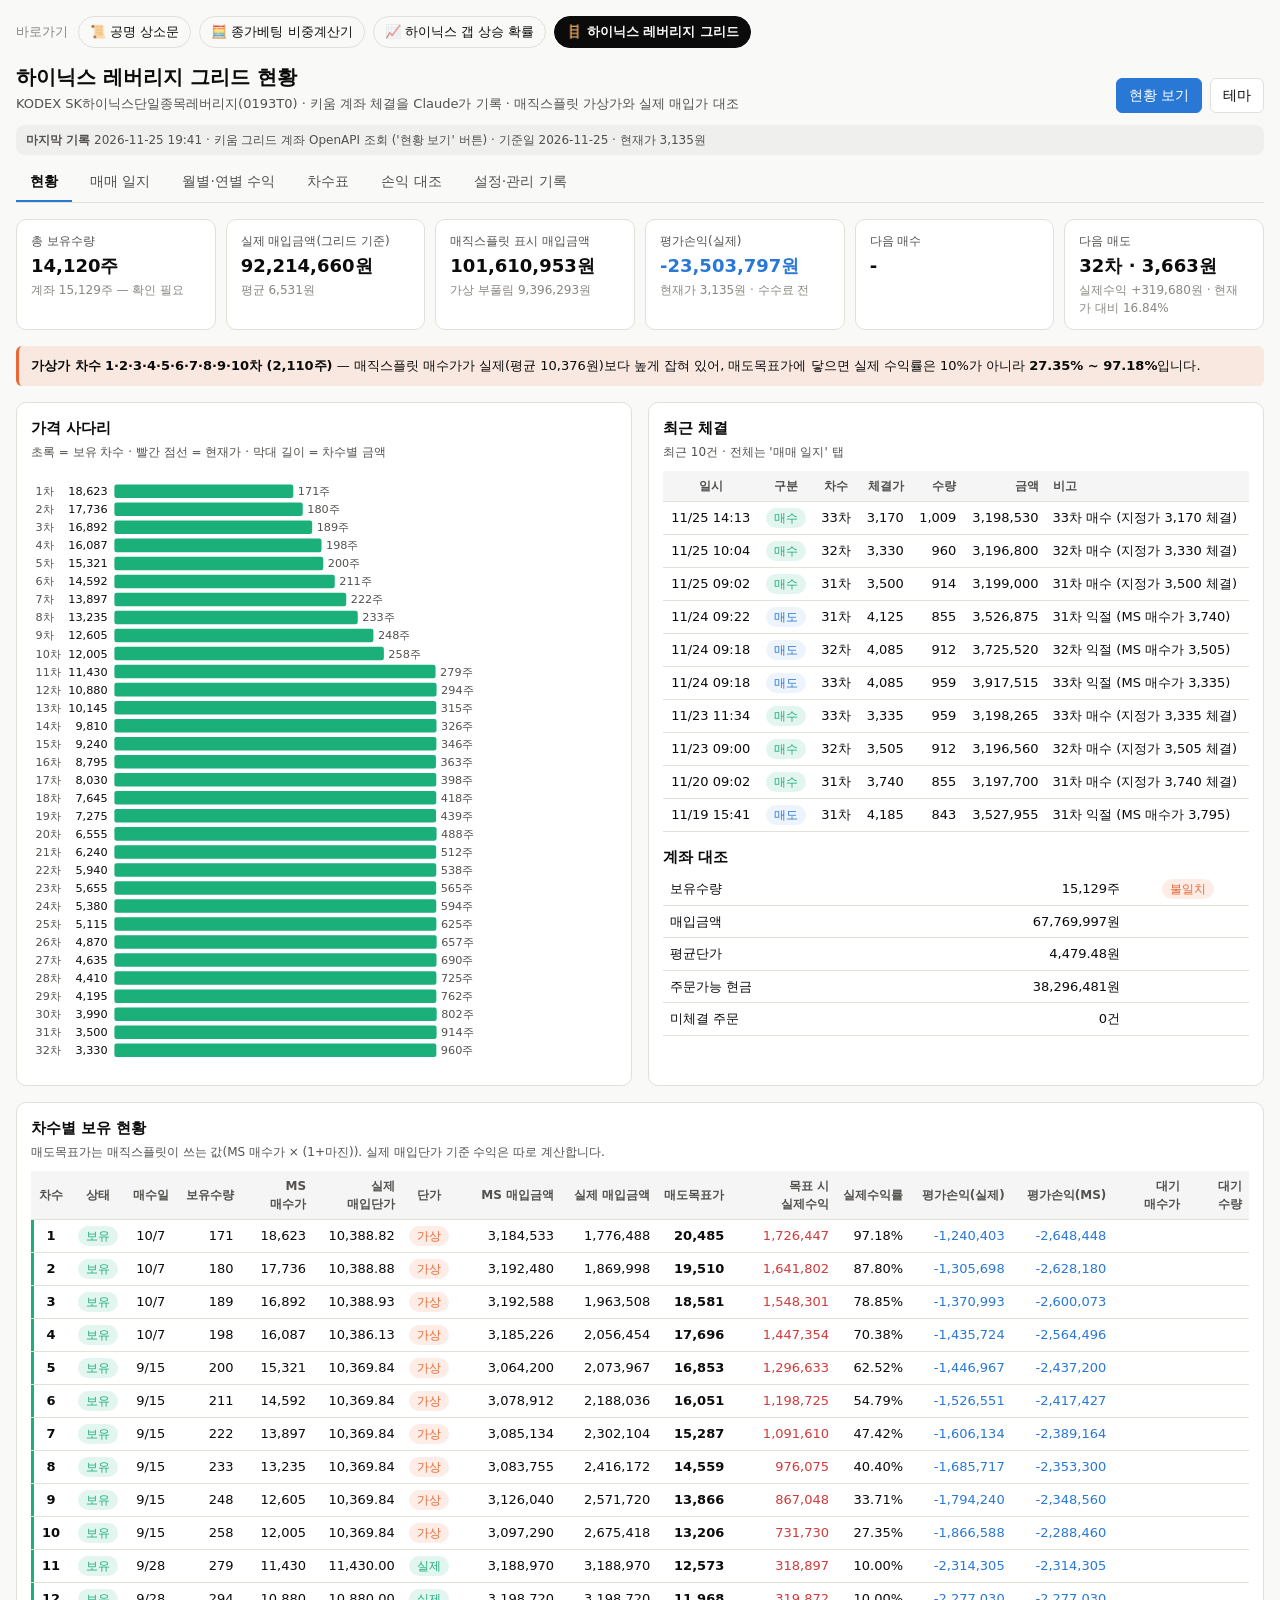
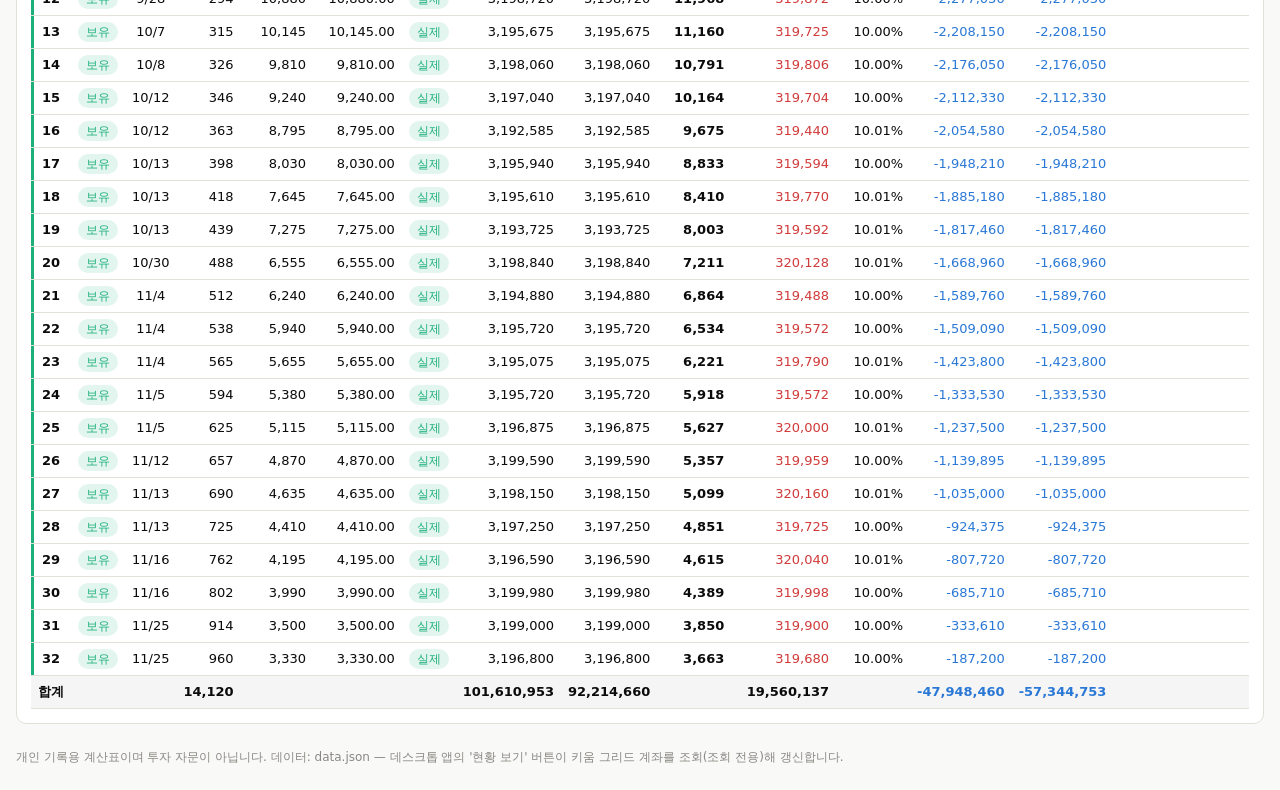
<file: grid/index.html>
<!doctype html>
<html lang="ko">
<head>
<meta charset="utf-8">
<meta name="viewport" content="width=device-width, initial-scale=1">
<title>하이닉스 레버리지 그리드</title>
<style>
:root{
  color-scheme:light;
  --page:#f9f9f7;--surface:#ffffff;--ink:#0b0b0b;--ink-2:#52514e;--muted:#898781;
  --line:#e1e0d9;--wash:rgba(11,11,11,.04);--accent:#2a78d6;
  --up:#d03b3b;--down:#2a78d6;
  --held:#1baf7a;--held-wash:rgba(27,175,122,.12);
  --virt:#eb6834;--virt-wash:rgba(235,104,52,.12);
  --wait-wash:rgba(42,120,214,.08);
  --input:#fff8e1;
}
@media (prefers-color-scheme:dark){:root:not([data-theme="light"]){
  color-scheme:dark;
  --page:#121211;--surface:#1b1b1a;--ink:#f1f0ec;--ink-2:#bdbcb6;--muted:#8d8b85;
  --line:#2e2d2a;--wash:rgba(255,255,255,.05);--accent:#5b9dea;
  --up:#ef6b6b;--down:#5b9dea;--held:#3cc994;--held-wash:rgba(60,201,148,.14);
  --virt:#f08a5d;--virt-wash:rgba(240,138,93,.15);--wait-wash:rgba(91,157,234,.10);--input:#2a2618;
}}
:root[data-theme="dark"]{
  color-scheme:dark;
  --page:#121211;--surface:#1b1b1a;--ink:#f1f0ec;--ink-2:#bdbcb6;--muted:#8d8b85;
  --line:#2e2d2a;--wash:rgba(255,255,255,.05);--accent:#5b9dea;
  --up:#ef6b6b;--down:#5b9dea;--held:#3cc994;--held-wash:rgba(60,201,148,.14);
  --virt:#f08a5d;--virt-wash:rgba(240,138,93,.15);--wait-wash:rgba(91,157,234,.10);--input:#2a2618;
}
*{box-sizing:border-box}
html,body{margin:0}
body{background:var(--page);color:var(--ink);font:14px/1.5 system-ui,-apple-system,"Segoe UI","Malgun Gothic","Apple SD Gothic Neo",sans-serif;}
.wrap{max-width:none;margin:0 auto;padding:16px}
header.top{display:flex;flex-wrap:wrap;gap:12px 20px;align-items:flex-end;justify-content:space-between;margin-bottom:12px}
h1{font-size:20px;margin:0}
.sub{color:var(--ink-2);margin:2px 0 0;font-size:13px}
.price-box{display:flex;gap:8px;align-items:center;flex-wrap:wrap}
.price-box label{font-size:12px;color:var(--ink-2)}
input,select,button{font:inherit;color:inherit}
input[type=number],input[type=date],input[type=text]{background:var(--input);border:1px solid var(--line);border-radius:6px;padding:5px 8px;width:110px}
input.wide{width:150px}
.btn{background:var(--surface);border:1px solid var(--line);border-radius:6px;padding:6px 12px;cursor:pointer}
.btn:hover{background:var(--wash)}
.btn.primary{background:var(--accent);border-color:var(--accent);color:#fff}
.btn.sm{padding:3px 8px;font-size:12px}
nav.tabs{display:flex;gap:4px;border-bottom:1px solid var(--line);margin:8px 0 16px;overflow-x:auto}
nav.tabs button{background:none;border:0;border-bottom:2px solid transparent;padding:8px 14px;cursor:pointer;color:var(--ink-2);white-space:nowrap}
nav.tabs button.on{color:var(--ink);border-bottom-color:var(--accent);font-weight:600}
.tab{display:none}.tab.on{display:block}
.kpis{display:grid;grid-template-columns:repeat(auto-fit,minmax(170px,1fr));gap:10px;margin-bottom:16px}
.kpi{background:var(--surface);border:1px solid var(--line);border-radius:10px;padding:12px 14px}
.kpi .k{font-size:12px;color:var(--ink-2)}
.kpi .v{font-size:18px;font-weight:700;margin-top:2px;font-variant-numeric:tabular-nums}
.kpi .n{font-size:12px;color:var(--muted);margin-top:2px}
.card{background:var(--surface);border:1px solid var(--line);border-radius:10px;padding:14px;margin-bottom:16px}
.card h2{font-size:15px;margin:0 0 4px}
.card .desc{font-size:12px;color:var(--ink-2);margin:0 0 10px}
.tscroll{overflow-x:auto;-webkit-overflow-scrolling:touch}
table{border-collapse:collapse;width:100%;font-variant-numeric:tabular-nums;font-size:13px}
th,td{padding:6px 7px;border-bottom:1px solid var(--line);text-align:right;white-space:nowrap}
th{white-space:normal;word-break:keep-all;font-size:12px;color:var(--ink-2);font-weight:600;background:var(--wash);position:sticky;top:0}
td.c,th.c{text-align:center}td.l,th.l{text-align:left}
tr.tot td{font-weight:700;background:var(--wash)}
tr.held td:first-child{box-shadow:inset 3px 0 0 var(--held)}
tr.cur td{border-top:2px solid var(--ink)}
.pos{color:var(--up)}.neg{color:var(--down)}
.tag{display:inline-block;padding:1px 8px;border-radius:999px;font-size:12px}
.tag.held{background:var(--held-wash);color:var(--held)}
.tag.wait{background:var(--wait-wash);color:var(--accent)}
.tag.miss{background:var(--virt-wash);color:var(--virt)}
.tag.virt{background:var(--virt-wash);color:var(--virt)}
.tag.real{background:var(--held-wash);color:var(--held)}
td input[type=number]{width:104px;padding:3px 6px;text-align:right}
td input[type=date]{width:130px;padding:3px 6px}
.note{font-size:12px;color:var(--ink-2);margin:6px 0 0}
.grid2{display:grid;grid-template-columns:minmax(0,1fr) minmax(0,1fr);gap:16px}
@media (max-width:820px){.grid2{grid-template-columns:minmax(0,1fr)}}
.ladder svg{width:100%;height:auto;display:block}
.form-row{display:flex;flex-wrap:wrap;gap:10px;align-items:flex-end;margin-bottom:8px}
.form-row label{display:flex;flex-direction:column;font-size:12px;color:var(--ink-2);gap:3px}
.set-table td:first-child{text-align:left;font-weight:600}
.set-table td:nth-child(3){text-align:left;color:var(--ink-2);white-space:normal;font-size:12px;min-width:240px}
.toast{position:fixed;left:50%;bottom:20px;transform:translateX(-50%);background:var(--ink);color:var(--page);padding:8px 14px;border-radius:8px;font-size:13px;opacity:0;transition:opacity .2s;pointer-events:none}
.toast.on{opacity:.92}
.callout{border-left:3px solid var(--virt);background:var(--virt-wash);padding:10px 12px;border-radius:6px;font-size:13px;margin-bottom:16px}
.updated{font-size:12px;color:var(--ink-2);background:var(--wash);border-radius:8px;padding:6px 10px;margin:4px 0 0}
td.l{white-space:normal;min-width:150px}
footer{color:var(--muted);font-size:12px;margin:24px 0 8px}
/* 내 앱 바로가기 */
.app-links{display:flex;flex-wrap:wrap;align-items:center;gap:6px 8px;margin:0 0 14px;font-family:inherit;font-size:13px}
.app-links-label{color:var(--muted);margin-right:2px}
.app-link{display:inline-flex;align-items:center;gap:4px;padding:5px 11px;border-radius:999px;border:1px solid var(--line);color:var(--ink);text-decoration:none;white-space:nowrap}
a.app-link:hover{background:var(--wash)}
.app-link.here{background:var(--ink);color:var(--page);border-color:var(--ink);font-weight:600}
</style>
</head>
<body>
<div class="wrap">
<nav class="app-links" aria-label="내 앱 바로가기">
  <span class="app-links-label">바로가기</span>
  <a class="app-link" href="https://claude.ai/artifact/QW9Bi8PgGLLn4RM3eYu8vA" target="_blank" rel="noopener">📜 공명 상소문</a>
  <a class="app-link" href="https://claude.ai/artifact/SZPM4kbPz1JbxuxyVkTU2T" target="_blank" rel="noopener">🧮 종가베팅 비중계산기</a>
  <a class="app-link" href="https://gilstory.github.io/hynix/">📈 하이닉스 갭 상승 확률</a>
  <span class="app-link here" aria-current="page">🪜 하이닉스 레버리지 그리드</span>
</nav>
<header class="top">
  <div>
    <h1>하이닉스 레버리지 그리드 현황</h1>
    <p class="sub">KODEX SK하이닉스단일종목레버리지(0193T0) · 키움 계좌 체결을 Claude가 기록 · 매직스플릿 가상가와 실제 매입가 대조</p>
  </div>
  <div class="price-box">
    <button class="btn primary" id="btnLoad">현황 보기</button>
    <button class="btn" id="themeBtn" title="밝게/어둡게">테마</button>
  </div>
</header>
<div class="updated" id="updated"></div>

<nav class="tabs" id="tabs">
  <button data-t="status" class="on">현황</button>
  <button data-t="journal">매매 일지</button>
  <button data-t="profit">월별·연별 수익</button>
  <button data-t="ladder">차수표</button>
  <button data-t="pnl">손익 대조</button>
  <button data-t="info">설정·관리 기록</button>
</nav>

<!-- 현황 -->
<section class="tab on" id="t-status">
  <div class="kpis" id="kpis"></div>
  <div class="callout" id="callout"></div>
  <div class="grid2">
    <div class="card ladder">
      <h2>가격 사다리</h2>
      <p class="desc">초록 = 보유 차수 · 빨간 점선 = 현재가 · 막대 길이 = 차수별 금액</p>
      <div class="tscroll"><div id="ladderSvg" style="min-width:420px"></div></div>
    </div>
    <div class="card">
      <h2>최근 체결</h2>
      <p class="desc">최근 10건 · 전체는 '매매 일지' 탭</p>
      <div class="tscroll"><table id="recentTbl"></table></div>
      <h2 style="margin-top:14px">계좌 대조</h2>
      <div class="tscroll"><table id="checkTbl"></table></div>
    </div>
  </div>
  <div class="card">
    <h2>차수별 보유 현황</h2>
    <p class="desc">매도목표가는 매직스플릿이 쓰는 값(MS 매수가 × (1+마진)). 실제 매입단가 기준 수익은 따로 계산합니다.</p>
    <div class="tscroll"><table id="holdTbl"></table></div>
  </div>
</section>

<!-- 매매 일지 -->
<section class="tab" id="t-journal">
  <div class="kpis" id="tradeKpis"></div>
  <div class="card">
    <h2>전체 체결 내역</h2>
    <p class="desc">9/8 이후는 키움 주문 단위 체결가, 실현손익·수수료는 키움 실현손익 API(이동평균 단가, 매수·매도 수수료 차감). 8/25~9/7 매수는 HTS 평균가.</p>
    <div class="tscroll"><table id="tradeTbl"></table></div>
  </div>
</section>

<!-- 월별·연별 수익 -->
<section class="tab" id="t-profit">
  <div class="kpis" id="profitKpis"></div>
  <div class="card">
    <h2>월별 실현손익</h2>
    <p class="desc">매도로 확정된 손익 — 차수 기준 (매도가 − 그 차수 실제 매입단가) × 수량 − 수수료. 차수 기록이 없는 9/14 이전 매도는 키움 실현손익 · 막대에 마우스를 올리면 자세히 · 빨강 = 이익, 파랑 = 손실</p>
    <div class="tscroll"><div id="monthChart"></div></div>
  </div>
  <div class="grid2">
    <div class="card">
      <h2>월별 내역</h2>
      <div class="tscroll"><table id="monthTbl"></table></div>
    </div>
    <div class="card">
      <h2>연별 내역</h2>
      <div class="tscroll"><table id="yearTbl"></table></div>
      <p class="note" id="yearNote"></p>
    </div>
  </div>
</section>

<!-- 차수표 -->
<section class="tab" id="t-ladder">
  <div class="card">
    <h2>그리드 차수표</h2>
    <p class="desc" id="ladderDesc"></p>
    <div class="tscroll"><table id="gridTbl"></table></div>
  </div>
</section>

<!-- 손익 대조 -->
<section class="tab" id="t-pnl">
  <div class="kpis" id="pnlKpis"></div>
  <div class="card">
    <h2>사이클 매도 손익 — 매직스플릿 표시 vs 실제</h2>
    <p class="desc">그리드 기준 실제손익 = (매도가 − 실제 매입단가) × 수량 − 수수료. 키움 실현손익은 이동평균 단가 기준이라 차수별로는 다를 수 있지만 총손익은 같습니다.</p>
    <div class="tscroll"><table id="pnlTbl"></table></div>
  </div>
</section>

<!-- 설정·관리 -->
<section class="tab" id="t-info">
  <div class="card">
    <h2>설정값</h2>
    <p class="desc">이 값은 Claude가 관리합니다. 바꾸고 싶으시면 대화로 말씀해 주세요.</p>
    <div class="tscroll"><table class="set-table" id="setTbl"></table></div>
  </div>
  <div class="card">
    <h2>관리 기록</h2>
    <div class="tscroll"><table id="logTbl"></table></div>
  </div>
</section>

<footer>개인 기록용 계산표이며 투자 자문이 아닙니다. 데이터: data.json — 데스크톱 앱의 '현황 보기' 버튼이 키움 그리드 계좌를 조회(조회 전용)해 갱신합니다.</footer>
</div>
<div class="toast" id="toast"></div>

<script>
'use strict';
const KEY='grid-0193T0-ui';
let S=null;
const $=id=>document.getElementById(id);
const f0=x=>(x===null||x===undefined||x===''||isNaN(x))?'':Math.round(x).toLocaleString('ko-KR');
const f2=x=>(x===null||x===undefined||isNaN(x))?'':x.toLocaleString('ko-KR',{minimumFractionDigits:2,maximumFractionDigits:2});
const pct=x=>(x===null||x===undefined||isNaN(x)||!isFinite(x))?'':(x*100).toFixed(2)+'%';
const sgn=x=>x>0?'pos':(x<0?'neg':'');
const sf0=x=>(x>0?'+':'')+f0(x);
const md=d=>{const[,m,dd]=d.split('-');return (+m)+'/'+(+dd);};
const tierTxt=t=>!t?'-':(t.length===2&&t[1]-t[0]>1?`${t[0]}~${t[1]}차`:t.map(x=>x+'차').join('·'));
function toast(m){const t=$('toast');t.textContent=m;t.classList.add('on');clearTimeout(toast._t);toast._t=setTimeout(()=>t.classList.remove('on'),m.length>40?5000:1800);}

/* ---------- 계산 ---------- */
const poolPrice=()=>S.cfg.poolCost/S.cfg.poolQty;
const realOf=h=>h.real==='pool'?poolPrice():Number(h.real);
/* 매도 손익(차수 기준): sells 기록이 있으면 (매도가 − 차수 실제 매입단가) × 수량 − 수수료, 없으면(사이클 이전) 키움 손익 */
function sellPL(t){const r=S.sells.find(r=>r[0]===t.date&&r[2]===t.qty&&r[3]===t.price);
  if(!r)return t.pl||0;const real=r[6]==='pool'?poolPrice():Number(r[6]);return (r[3]-real)*r[2]-(r[7]||0);}
function tierPrice(n){const c=S.cfg;return Math.round(c.anchorPrice*Math.pow(1+c.step,c.anchorTier-n));}
/* 매직스플릿 실제 규칙: 보유 차수는 실제 매수가, 그 아래 차수는 직전 차수 매수가 ÷ (1+간격) 연쇄 */
function effPrice(n){const H=S.hold,h=H[n];if(h&&h.qty>0)return h.ms;
  const ks=Object.keys(H).map(Number).filter(k=>k<n&&H[k].qty>0);
  if(ks.length){const m=Math.max(...ks);return Math.round(H[m].ms/Math.pow(1+S.cfg.step,n-m));}
  return tierPrice(n);}
function tierQty(p){const c=S.cfg;return Math.floor(c.amount/p/c.unit)*c.unit;}
function grid(){const out=[];let cq=0,ca=0;
  for(let n=1;n<=S.cfg.tiers;n++){const b=effPrice(n),s=Math.round(b*(1+S.cfg.margin)),q=tierQty(b);cq+=q;ca+=b*q;out.push({n,b,s,q,amt:b*q,cq,ca,prof:(s-b)*q,vs:b/S.price-1});}
  return out;}
function holdings(){return grid().map(r=>{const h=S.hold[r.n];
  if(h&&h.qty>0){const real=realOf(h),tgt=Math.round(h.ms*(1+S.cfg.margin));
    return {n:r.n,h,qty:h.qty,ms:h.ms,real,virt:Math.abs(h.ms-real)>=1,msAmt:h.qty*h.ms,realAmt:h.qty*real,tgt,tgtProfit:(tgt-real)*h.qty,tgtRate:tgt/real-1,evReal:(S.price-real)*h.qty,evMs:(S.price-h.ms)*h.qty,date:h.date};}
  return {n:r.n,st:r.b>=S.price?'미보유(현재가 위)':'매수대기',waitP:r.b,waitQ:r.q,qty:0};});}
function summary(){const H=holdings(),held=H.filter(x=>x.qty>0);
  const sum=k=>held.reduce((a,x)=>a+x[k],0);
  let ns=null;held.forEach(x=>{if(!ns||x.tgt<ns.tgt)ns=x;});
  return {H,held,qty:sum('qty'),ms:sum('msAmt'),real:sum('realAmt'),evReal:sum('evReal'),nb:H.find(x=>x.st==='매수대기'),ns,mkt:sum('qty')*S.price};}

/* ---------- 렌더 ---------- */
const kpi=(k,v,n,cls)=>`<div class="kpi"><div class="k">${k}</div><div class="v ${cls||''}">${v}</div>${n?`<div class="n">${n}</div>`:''}</div>`;
function tradeRow(t,run){
  const tag=t.side==='buy'?'<span class="tag held">매수</span>':'<span class="tag wait">매도</span>';
  return `<td class="c">${md(t.date)}${t.time?' '+t.time:''}</td><td class="c">${tag}</td><td class="c">${tierTxt(t.tier)}</td><td>${f0(t.price)}</td><td>${f0(t.qty)}</td><td>${f0(t.price*t.qty)}</td>`+
    (run===undefined?'':`<td>${f0(t.fee)}</td><td class="${sgn(t.pl)}">${t.pl===null||t.pl===undefined?'':f0(t.pl)}</td><td class="c">${t.route||''}</td><td>${f0(run)}</td>`)+`<td class="l">${t.note||''}</td>`;
}
function renderStatus(){
  const s=summary(),a=S.account||{};
  const pl=a.cost?s.mkt-a.cost:s.evReal;
  $('kpis').innerHTML=
    kpi('총 보유수량',f0(s.qty)+'주',a.estimated?'체결 보고 기준 · 키움 대조 대기':(a.qty===s.qty?'키움 계좌와 일치':'계좌 '+f0(a.qty)+'주 — 확인 필요'))+
    kpi('실제 매입금액(그리드 기준)',f0(s.real)+'원','평균 '+f0(s.qty?s.real/s.qty:0)+'원')+
    kpi('매직스플릿 표시 매입금액',f0(s.ms)+'원','가상 부풀림 '+f0(s.ms-s.real)+'원')+
    kpi('평가손익(실제)',sf0(pl)+'원','현재가 '+f0(S.price)+'원 · 수수료 전',sgn(pl))+
    kpi('다음 매수',s.nb?`${s.nb.n}차 · ${f0(s.nb.waitP)}원`:'-',s.nb?`${f0(s.nb.waitQ)}주 · 현재가 대비 ${pct(s.nb.waitP/S.price-1)}`:'')+
    kpi('다음 매도',s.ns?`${s.ns.n}차 · ${f0(s.ns.tgt)}원`:'-',s.ns?`실제수익 ${sf0(s.ns.tgtProfit)}원 · 현재가 대비 ${pct(s.ns.tgt/S.price-1)}`:'');
  const v=s.held.filter(x=>x.virt);
  if(v.length){const vq=v.reduce((a,x)=>a+x.qty,0),lo=Math.min(...v.map(x=>x.tgtRate)),hi=Math.max(...v.map(x=>x.tgtRate));
    $('callout').style.display='';
    $('callout').innerHTML=`<b>가상가 차수 ${v.map(x=>x.n).join('·')}차 (${f0(vq)}주)</b> — 매직스플릿 매수가가 실제(평균 ${f0(v.reduce((a,x)=>a+x.realAmt,0)/vq)}원)보다 높게 잡혀 있어, 매도목표가에 닿으면 실제 수익률은 ${(S.cfg.margin*100).toFixed(0)}%가 아니라 <b>${pct(lo)} ~ ${pct(hi)}</b>입니다.`;
  } else $('callout').style.display='none';
  // 최근 체결
  const rec=S.trades.slice(-10).reverse();
  $('recentTbl').innerHTML=`<thead><tr><th class="c">일시</th><th class="c">구분</th><th class="c">차수</th><th>체결가</th><th>수량</th><th>금액</th><th class="l">비고</th></tr></thead><tbody>`+rec.map(t=>`<tr>${tradeRow(t)}</tr>`).join('')+'</tbody>';
  // 계좌 대조
  const chk=[['보유수량',a.qty,s.qty,'주'],['매입금액',a.cost,null,'원'],['평균단가',a.avg,null,'원'],['주문가능 현금',a.cash,null,'원'],['미체결 주문',a.openOrders,null,'건']];
  $('checkTbl').innerHTML='<tbody>'+chk.map(([k,av,mv,u])=>`<tr><td class="l">${k}</td><td>${u==='원'&&k==='평균단가'?f2(av):f0(av)}${u}</td><td class="c">${a.estimated?'<span class="tag wait">추정</span>':(mv===null?'':(av===mv?'<span class="tag real">일치</span>':'<span class="tag miss">불일치</span>'))}</td></tr>`).join('')+'</tbody>';
  // 보유 표
  let t=`<thead><tr><th class="c">차수</th><th class="c">상태</th><th class="c">매수일</th><th>보유수량</th><th>MS 매수가</th><th>실제 매입단가</th><th class="c">단가</th><th>MS 매입금액</th><th>실제 매입금액</th><th>매도목표가</th><th>목표 시 실제수익</th><th>실제수익률</th><th>평가손익(실제)</th><th>평가손익(MS)</th><th>대기 매수가</th><th>대기 수량</th></tr></thead><tbody>`;
  let cur=false;
  s.H.forEach(x=>{let cls=x.qty>0?'held':'';if(!cur&&effPrice(x.n)<S.price){cls+=' cur';cur=true;}
    if(x.qty>0)t+=`<tr class="${cls}"><td class="c"><b>${x.n}</b></td><td class="c"><span class="tag held">보유</span></td><td class="c">${x.date?md(x.date):''}</td><td>${f0(x.qty)}</td><td>${f0(x.ms)}</td><td>${f2(x.real)}</td><td class="c"><span class="tag ${x.virt?'virt':'real'}">${x.virt?'가상':'실제'}</span></td><td>${f0(x.msAmt)}</td><td>${f0(x.realAmt)}</td><td><b>${f0(x.tgt)}</b></td><td class="${sgn(x.tgtProfit)}">${f0(x.tgtProfit)}</td><td>${pct(x.tgtRate)}</td><td class="${sgn(x.evReal)}">${f0(x.evReal)}</td><td class="${sgn(x.evMs)}">${f0(x.evMs)}</td><td></td><td></td></tr>`;
    else t+=`<tr class="${cls}"><td class="c"><b>${x.n}</b></td><td class="c"><span class="tag ${x.st==='매수대기'?'wait':'miss'}">${x.st}</span></td>${'<td></td>'.repeat(12)}<td>${f0(x.waitP)}</td><td>${f0(x.waitQ)}</td></tr>`;});
  const tp=s.held.reduce((a,x)=>a+x.tgtProfit,0),em=s.held.reduce((a,x)=>a+x.evMs,0);
  t+=`<tr class="tot"><td class="c">합계</td><td></td><td></td><td>${f0(s.qty)}</td><td></td><td></td><td></td><td>${f0(s.ms)}</td><td>${f0(s.real)}</td><td></td><td>${f0(tp)}</td><td></td><td class="${sgn(s.evReal)}">${f0(s.evReal)}</td><td class="${sgn(em)}">${f0(em)}</td><td></td><td></td></tr></tbody>`;
  $('holdTbl').innerHTML=t;
  renderLadder(s);
}
function renderLadder(s){
  const g=grid(),W=520,rowH=16,top=10,H=top*2+g.length*rowH,L=74,R=W-10;
  const maxAmt=Math.max(...g.map(r=>r.amt),...s.held.map(x=>x.realAmt));
  const css=n=>getComputedStyle(document.documentElement).getPropertyValue(n).trim();
  let svg=`<svg viewBox="0 0 ${W} ${H}" role="img" aria-label="차수별 가격 사다리">`,curY=null;
  g.forEach((r,i)=>{const y=top+i*rowH,hx=s.H[i],held=hx.qty>0,amt=held?hx.realAmt:r.amt,w=(R-L-150)*amt/maxAmt;
    svg+=`<text x="4" y="${y+rowH*.72}" font-size="10" fill="${css('--ink-2')}">${r.n}차</text><text x="${L-6}" y="${y+rowH*.72}" font-size="10" text-anchor="end" fill="${css('--ink')}">${f0(r.b)}</text><rect x="${L}" y="${y+2}" width="${Math.max(w,1)}" height="${rowH-4}" rx="2" fill="${held?css('--held'):css('--line')}"/>`;
    if(held)svg+=`<text x="${L+w+4}" y="${y+rowH*.72}" font-size="10" fill="${css('--ink-2')}">${f0(hx.qty)}주</text>`;
    if(curY===null&&r.b<S.price)curY=y;});
  if(curY!==null)svg+=`<line x1="0" x2="${W}" y1="${curY}" y2="${curY}" stroke="${css('--up')}" stroke-dasharray="4 3"/><rect x="${R-92}" y="${curY-8}" width="92" height="16" rx="8" fill="${css('--surface')}" stroke="${css('--up')}"/><text x="${R-46}" y="${curY+4}" font-size="10" text-anchor="middle" fill="${css('--up')}">현재가 ${f0(S.price)}</text>`;
  $('ladderSvg').innerHTML=svg+'</svg>';
}
function renderJournal(){
  let run=0,sum=0,sumC=0,fees=0,nb=0,ns=0;
  const rows=S.trades.map(t=>{run+=t.side==='buy'?t.qty:-t.qty;if(t.side==='buy')nb++;else ns++;sum+=t.pl||0;fees+=t.fee||0;if(t.date>=S.cycleStart)sumC+=t.pl||0;return `<tr>${tradeRow(t,run)}</tr>`;});
  $('tradeTbl').innerHTML=`<thead><tr><th class="c">일시</th><th class="c">구분</th><th class="c">차수</th><th>체결가</th><th>수량</th><th>금액</th><th>수수료</th><th>실현손익(키움)</th><th class="c">경로</th><th>보유수량</th><th class="l">비고</th></tr></thead><tbody>`+rows.reverse().join('')+
    `<tr class="tot"><td class="c">합계</td><td class="c">${nb}매수·${ns}매도</td><td></td><td></td><td></td><td></td><td>${f0(fees)}</td><td class="${sgn(sum)}">${f0(sum)}</td><td></td><td>${f0(run)}</td><td class="l">${run!==(S.account||{}).qty?'계좌 수량과 다름 — 확인 필요':((S.account||{}).estimated?'최종 보유수량 (체결 보고 기준, 키움 대조 대기)':'최종 보유수량 = 키움 계좌와 일치')}</td></tr></tbody>`;
  $('tradeKpis').innerHTML=kpi('실현손익 합계 (키움)',sf0(sum)+'원','전체 기간',sgn(sum))+kpi(`${md(S.cycleStart)} 이전`,sf0(sum-sumC)+'원','',sgn(sum-sumC))+kpi(`${md(S.cycleStart)} 이후 (현재 사이클)`,sf0(sumC)+'원','',sgn(sumC))+kpi('수수료 합계',f0(fees)+'원');
}
function profitAgg(){
  const M={};
  S.trades.forEach(t=>{const k=t.date.slice(0,7);const m=M[k]||(M[k]={k,pl:0,n:0,sellAmt:0,buyAmt:0,fee:0,pre:0});
    if(t.side==='sell'){const pl=sellPL(t);m.n++;m.sellAmt+=t.price*t.qty;m.pl+=pl;m.fee+=t.fee||0;if((t.note||'').includes('그리드 이전'))m.pre+=pl;}
    else m.buyAmt+=t.price*t.qty;});
  return Object.values(M).sort((a,b)=>a.k<b.k?-1:1);
}
function renderProfit(){
  const ms=profitAgg(),css=n=>getComputedStyle(document.documentElement).getPropertyValue(n).trim();
  const ym=k=>{const[y,m]=k.split('-');return `${y}년 ${+m}월`;};
  const curY=S.asOf.slice(0,4),curM=S.asOf.slice(0,7);
  const ytd=ms.filter(m=>m.k.startsWith(curY)).reduce((a,m)=>a+m.pl,0);
  const thisM=(ms.find(m=>m.k===curM)||{pl:0}).pl;
  const act=ms.filter(m=>m.n>0);const best=act.reduce((a,m)=>!a||m.pl>a.pl?m:a,null);
  const avg=act.length?act.reduce((a,m)=>a+m.pl,0)/act.length:0;
  $('profitKpis').innerHTML=kpi(`${curY}년 누적 실현손익`,sf0(ytd)+'원','',sgn(ytd))+kpi(`이번 달(${+curM.slice(5)}월)`,sf0(thisM)+'원',S.asOf+' 기준',sgn(thisM))+
    kpi('월평균 실현손익',sf0(avg)+'원',`매도가 있었던 ${act.length}개월 기준`,sgn(avg))+kpi('가장 좋았던 달',best?ym(best.k):'-',best?sf0(best.pl)+'원':'');
  // 막대 차트
  const W=Math.max(300,$('monthChart').clientWidth||0),H=260,pad={l:64,r:16,t:22,b:30},iw=W-pad.l-pad.r,ih=H-pad.t-pad.b;
  const mx=Math.max(1,...ms.map(m=>Math.abs(m.pl))),hasNeg=ms.some(m=>m.pl<0);
  const lo=hasNeg?-mx:0,hi=mx,y=v=>pad.t+ih*(hi-v)/(hi-lo),y0=y(0);
  const step=Math.pow(10,Math.floor(Math.log10(mx)));const tick=[1,2,5,10].map(k=>k*step).find(t=>mx/t<=5);
  let svg=`<svg width="${W}" height="${H}" viewBox="0 0 ${W} ${H}" role="img" aria-label="월별 실현손익 막대 차트" style="width:${W}px;height:${H}px">`;
  for(let v=Math.ceil(lo/tick)*tick;v<=hi;v+=tick){const yy=y(v);svg+=`<line x1="${pad.l}" x2="${W-pad.r}" y1="${yy}" y2="${yy}" stroke="${css('--line')}"/><text x="${pad.l-6}" y="${yy+4}" font-size="10" text-anchor="end" fill="${css('--muted')}">${v===0?'0':(v/10000).toLocaleString('ko-KR')+'만'}</text>`;}
  const bw=Math.min(48,iw/ms.length*0.55);
  ms.forEach((m,i)=>{const cx=pad.l+iw*(i+.5)/ms.length,yy=y(m.pl),top=Math.min(yy,y0),h=Math.max(Math.abs(y0-yy),1);
    const col=m.pl>=0?css('--up'):css('--down');
    svg+=`<g><title>${ym(m.k)}\n실현손익 ${sf0(m.pl)}원\n매도 ${m.n}건 · 수수료 ${f0(m.fee)}원</title><rect x="${cx-bw/2-6}" y="${pad.t}" width="${bw+12}" height="${ih}" fill="transparent"/>`+
      `<rect x="${cx-bw/2}" y="${top}" width="${bw}" height="${h}" rx="4" fill="${col}"/>`+
      `<text x="${cx}" y="${m.pl>=0?top-6:top+h+12}" font-size="11" text-anchor="middle" fill="${css('--ink')}">${sf0(m.pl/10000)}만</text>`+
      `<text x="${cx}" y="${H-10}" font-size="11" text-anchor="middle" fill="${css('--ink-2')}">${m.k.slice(2,4)}.${m.k.slice(5)}</text></g>`;});
  svg+=`<line x1="${pad.l}" x2="${W-pad.r}" y1="${y0}" y2="${y0}" stroke="${css('--ink-2')}"/>`;
  $('monthChart').innerHTML=svg+'</svg>';
  // 월별 표
  let cum=0;
  $('monthTbl').innerHTML=`<thead><tr><th class="c">월</th><th>매도 건수</th><th>매도 금액</th><th>매수 금액</th><th>수수료</th><th>실현손익</th><th>누적 실현손익</th></tr></thead><tbody>`+
    ms.map(m=>{cum+=m.pl;return `<tr><td class="c">${ym(m.k)}</td><td>${m.n}</td><td>${f0(m.sellAmt)}</td><td>${f0(m.buyAmt)}</td><td>${f0(m.fee)}</td><td class="${sgn(m.pl)}"><b>${sf0(m.pl)}</b></td><td class="${sgn(cum)}">${sf0(cum)}</td></tr>`;}).join('')+'</tbody>';
  // 연별 표
  const Y={};ms.forEach(m=>{const k=m.k.slice(0,4);const o=Y[k]||(Y[k]={k,pl:0,n:0,fee:0,sellAmt:0,months:0});o.pl+=m.pl;o.n+=m.n;o.fee+=m.fee;o.sellAmt+=m.sellAmt;if(m.n)o.months++;});
  const s=summary(),un=s.evReal;  // 실현이 차수 기준이므로 평가손익도 차수 실제 매입단가 기준
  $('yearTbl').innerHTML=`<thead><tr><th class="c">연도</th><th>매도 건수</th><th>수수료</th><th>실현손익</th><th>현재 평가손익</th><th>실현+평가</th></tr></thead><tbody>`+
    Object.values(Y).sort((a,b)=>a.k<b.k?-1:1).map(o=>{const u=o.k===curY?un:0;return `<tr><td class="c">${o.k}년</td><td>${o.n}</td><td>${f0(o.fee)}</td><td class="${sgn(o.pl)}"><b>${sf0(o.pl)}</b></td><td class="${sgn(u)}">${o.k===curY?sf0(u):''}</td><td class="${sgn(o.pl+u)}">${sf0(o.pl+u)}</td></tr>`;}).join('')+'</tbody>';
  const pre=ms.reduce((a,m)=>a+m.pre,0);
  $('yearNote').textContent=(pre?`${ym(ms.find(m=>m.pre).k)} 실현손익에는 그리드 시작 전 당일매매 ${sf0(pre)}원이 포함되어 있습니다. `:'')+`평가손익은 차수별 실제 매입단가 대비 ${S.asOf} 현재가 ${f0(S.price)}원 기준(수수료 전)이며, 팔기 전까지는 바뀝니다.`;
}
function renderGrid(){
  const g=grid(),c=S.cfg;
  $('ladderDesc').textContent=`매수가 = 보유 차수는 실제 체결가, 그 아래는 직전 차수 매수가 ÷ ${(1+c.step).toFixed(2)} (매직스플릿 방식 · 보유 전 설계 기준 ${f0(c.anchorPrice)} × (1+${(c.step*100).toFixed(2)}%)^(${c.anchorTier}−차수)) · 설계수량 = ${f0(c.amount)}원 ÷ 매수가 (${c.unit}좌 단위 내림) · 매도목표 = 매수가 × ${(1+c.margin).toFixed(2)}`;
  let t=`<thead><tr><th class="c">차수</th><th>매수가</th><th>매도목표가</th><th>설계수량</th><th>설계금액</th><th>누적수량</th><th>누적금액</th><th>1회전 수익</th><th>현재가 대비</th><th class="c">보유</th></tr></thead><tbody>`,cur=false;
  g.forEach(r=>{const h=S.hold[r.n];let cls=h?'held':'';if(!cur&&r.b<S.price){cls+=' cur';cur=true;}
    t+=`<tr class="${cls}"><td class="c"><b>${r.n}</b></td><td>${f0(r.b)}</td><td>${f0(r.s)}</td><td>${f0(r.q)}</td><td>${f0(r.amt)}</td><td>${f0(r.cq)}</td><td>${f0(r.ca)}</td><td>${f0(r.prof)}</td><td class="${sgn(r.vs)}">${pct(r.vs)}</td><td class="c">${h?f0(h.qty)+'주'+(h.qty<r.q?' (부족 '+f0(r.q-h.qty)+')':''):''}</td></tr>`;});
  const L=g[g.length-1];
  $('gridTbl').innerHTML=t+`<tr class="tot"><td class="c">합계</td><td></td><td></td><td>${f0(L.cq)}</td><td>${f0(L.ca)}</td><td></td><td></td><td>${f0(g.reduce((a,r)=>a+r.prof,0))}</td><td></td><td></td></tr></tbody>`;
}
function renderPnl(){
  let t=`<thead><tr><th class="c">매도일</th><th class="c">차수</th><th>수량</th><th>매도가</th><th>MS 매수가</th><th>MS 표시 손익</th><th>실제 매입단가</th><th>실제손익(세전)</th><th>수수료</th><th>실제손익(순)</th><th>키움 실현손익</th><th>MS − 실제</th></tr></thead><tbody>`;
  const a={q:0,ms:0,g:0,fee:0,net:0,k:0};
  S.sells.forEach(r=>{const [d,n,q,sp,mb,mpl0,rc,fee,k]=r,mpl=mpl0==null?(sp-mb)*q:mpl0,real=rc==='pool'?poolPrice():Number(rc),g=(sp-real)*q,net=g-(fee||0);
    a.q+=q;a.ms+=mpl;a.g+=g;a.fee+=fee||0;a.net+=net;a.k+=k||0;
    t+=`<tr><td class="c">${md(d)}</td><td class="c">${n}차</td><td>${f0(q)}</td><td>${f0(sp)}</td><td>${f0(mb)}</td><td>${f0(mpl)}</td><td>${f2(real)}</td><td class="${sgn(g)}">${f0(g)}</td><td>${f0(fee)}</td><td class="${sgn(net)}">${f0(net)}</td><td class="${sgn(k)}">${k==null?'':f0(k)}</td><td>${f0(mpl-net)}</td></tr>`;});
  $('pnlTbl').innerHTML=t+`<tr class="tot"><td class="c">합계</td><td></td><td>${f0(a.q)}</td><td></td><td></td><td>${f0(a.ms)}</td><td></td><td>${f0(a.g)}</td><td>${f0(a.fee)}</td><td>${f0(a.net)}</td><td>${f0(a.k)}</td><td>${f0(a.ms-a.net)}</td></tr></tbody>`;
  const s=summary(),ac=S.account||{},un=ac.cost?s.mkt-ac.cost:s.evReal,tot=a.k+un;
  $('pnlKpis').innerHTML=kpi('실현손익 (키움)',sf0(a.k)+'원','현재 사이클',sgn(a.k))+kpi('평가손익 (계좌 기준)',sf0(un)+'원','현재가 '+f0(S.price)+'원',sgn(un))+
    kpi('사이클 실제 총손익',sf0(tot)+'원','검증(그리드 기준): '+sf0(a.net+s.evReal)+'원',sgn(tot))+kpi('매직스플릿 표시 실현손익',sf0(a.ms)+'원','실제보다 '+f0(a.ms-a.k)+'원 많게 표시');
}
function renderInfo(){
  const c=S.cfg,rows=[['기준 차수 / 매수가',`${c.anchorTier}차 · ${f0(c.anchorPrice)}원`],['슬롯 간격',pct(c.step)],['익절 마진',pct(c.margin)],['총 차수',c.tiers+'차'],['차수당 매수금액',f0(c.amount)+'원'],['매매수량단위',c.unit+'좌'],['9/14 매입 풀',`${f0(c.poolCost)}원 / ${f0(c.poolQty)}주 = ${f2(poolPrice())}원`]];
  $('setTbl').innerHTML='<tbody>'+rows.map(r=>`<tr><td>${r[0]}</td><td>${r[1]}</td></tr>`).join('')+'</tbody>';
  $('logTbl').innerHTML='<thead><tr><th class="c">시각</th><th class="l">내용</th></tr></thead><tbody>'+[...(S.log||[])].reverse().map(l=>`<tr><td class="c">${l.at}</td><td class="l" style="white-space:normal">${l.text}</td></tr>`).join('')+'</tbody>';
}
function renderAll(){
  $('updated').innerHTML=`<b>마지막 기록</b> ${S.updatedAt} · ${S.source} · 기준일 ${S.asOf} · 현재가 ${f0(S.price)}원`;
  renderStatus();renderJournal();renderProfit();renderGrid();renderPnl();renderInfo();
}

/* ---------- 데이터 불러오기 ---------- */
/* 데스크톱 앱(pywebview)인지 판별 — 창이 막 열렸을 때는 연결 객체가 늦게 붙으므로 최대 8초 기다림 */
const IS_DESKTOP=/pywebview/i.test(navigator.userAgent)||new URLSearchParams(location.search).has('app')||!!window.pywebview;
function desktopApi(){
  const ok=()=>window.pywebview&&window.pywebview.api&&window.pywebview.api.refresh;
  if(ok())return Promise.resolve(true);
  if(!IS_DESKTOP)return Promise.resolve(false);
  return new Promise(res=>{let n=0;const t=setInterval(()=>{if(ok()||++n>=40){clearInterval(t);res(!!ok());}},200);
    window.addEventListener('pywebviewready',()=>{clearInterval(t);res(!!ok());},{once:true});});
}
async function loadData(manual){
  const btn=$('btnLoad');btn.disabled=true;btn.textContent='불러오는 중…';
  const api=manual?await desktopApi():null;
  if(manual&&api){ /* 데스크톱 앱: PC에서 키움 계좌를 조회해 기록을 갱신 */
    btn.textContent='키움 계좌 조회 중…';
    try{
      const res=await window.pywebview.api.refresh();
      if(res&&res.ok){S=res.data;renderAll();document.querySelector('#tabs button[data-t="status"]').click();
        toast(`키움 조회 완료 — 새 체결 ${res.added}건 반영`+(res.notes&&res.notes.length?` · 확인 필요 ${res.notes.length}건(설정·관리 기록 탭)`:'')+(res.pushed?'':' · 웹 반영 실패'));
        btn.disabled=false;btn.textContent='현황 보기';return;}
      toast('키움 조회 실패 — 저장된 기록을 불러옵니다: '+((res&&res.error)||'').slice(0,80));
    }catch(e){toast('키움 조회 실패 — 저장된 기록을 불러옵니다');}
  }
  try{
    const r=await fetch('data.json?t='+Date.now(),{cache:'no-store'});
    if(!r.ok)throw new Error(r.status);
    S=await r.json();renderAll();
    if(manual){toast(IS_DESKTOP?`키움 조회를 하지 못해 저장된 기록만 불러왔습니다 (${S.updatedAt})`:`웹 보기 — 저장된 기록을 불러왔습니다 (${S.updatedAt}) · 키움 조회는 바탕화면 앱에서만 됩니다`);document.querySelector('#tabs button[data-t="status"]').click();}
  }catch(e){
    if(!S){$('updated').innerHTML='<b>기록을 불러오지 못했습니다.</b> 잠시 후 \'현황 보기\'를 다시 눌러 주세요.';}
    toast('불러오기 실패 — 네트워크를 확인해 주세요');
  }finally{btn.disabled=false;btn.textContent='현황 보기';}
}
$('btnLoad').onclick=()=>loadData(true);
$('tabs').addEventListener('click',e=>{const b=e.target.closest('button');if(!b)return;
  document.querySelectorAll('#tabs button').forEach(x=>x.classList.toggle('on',x===b));
  document.querySelectorAll('.tab').forEach(x=>x.classList.toggle('on',x.id==='t-'+b.dataset.t));if(b.dataset.t==='profit'&&S)renderProfit();});
$('themeBtn').onclick=()=>{const r=document.documentElement;const dark=r.dataset.theme?r.dataset.theme==='dark':matchMedia('(prefers-color-scheme: dark)').matches;r.dataset.theme=dark?'light':'dark';try{localStorage.setItem(KEY+'-theme',r.dataset.theme);}catch(e){}if(S)renderAll();};
try{const th=localStorage.getItem(KEY+'-theme');if(th)document.documentElement.dataset.theme=th;}catch(e){}
loadData(false);
let _rz;addEventListener('resize',()=>{clearTimeout(_rz);_rz=setTimeout(()=>{if(S)renderProfit();},150);});
</script>
</body>
</html>
</file>
